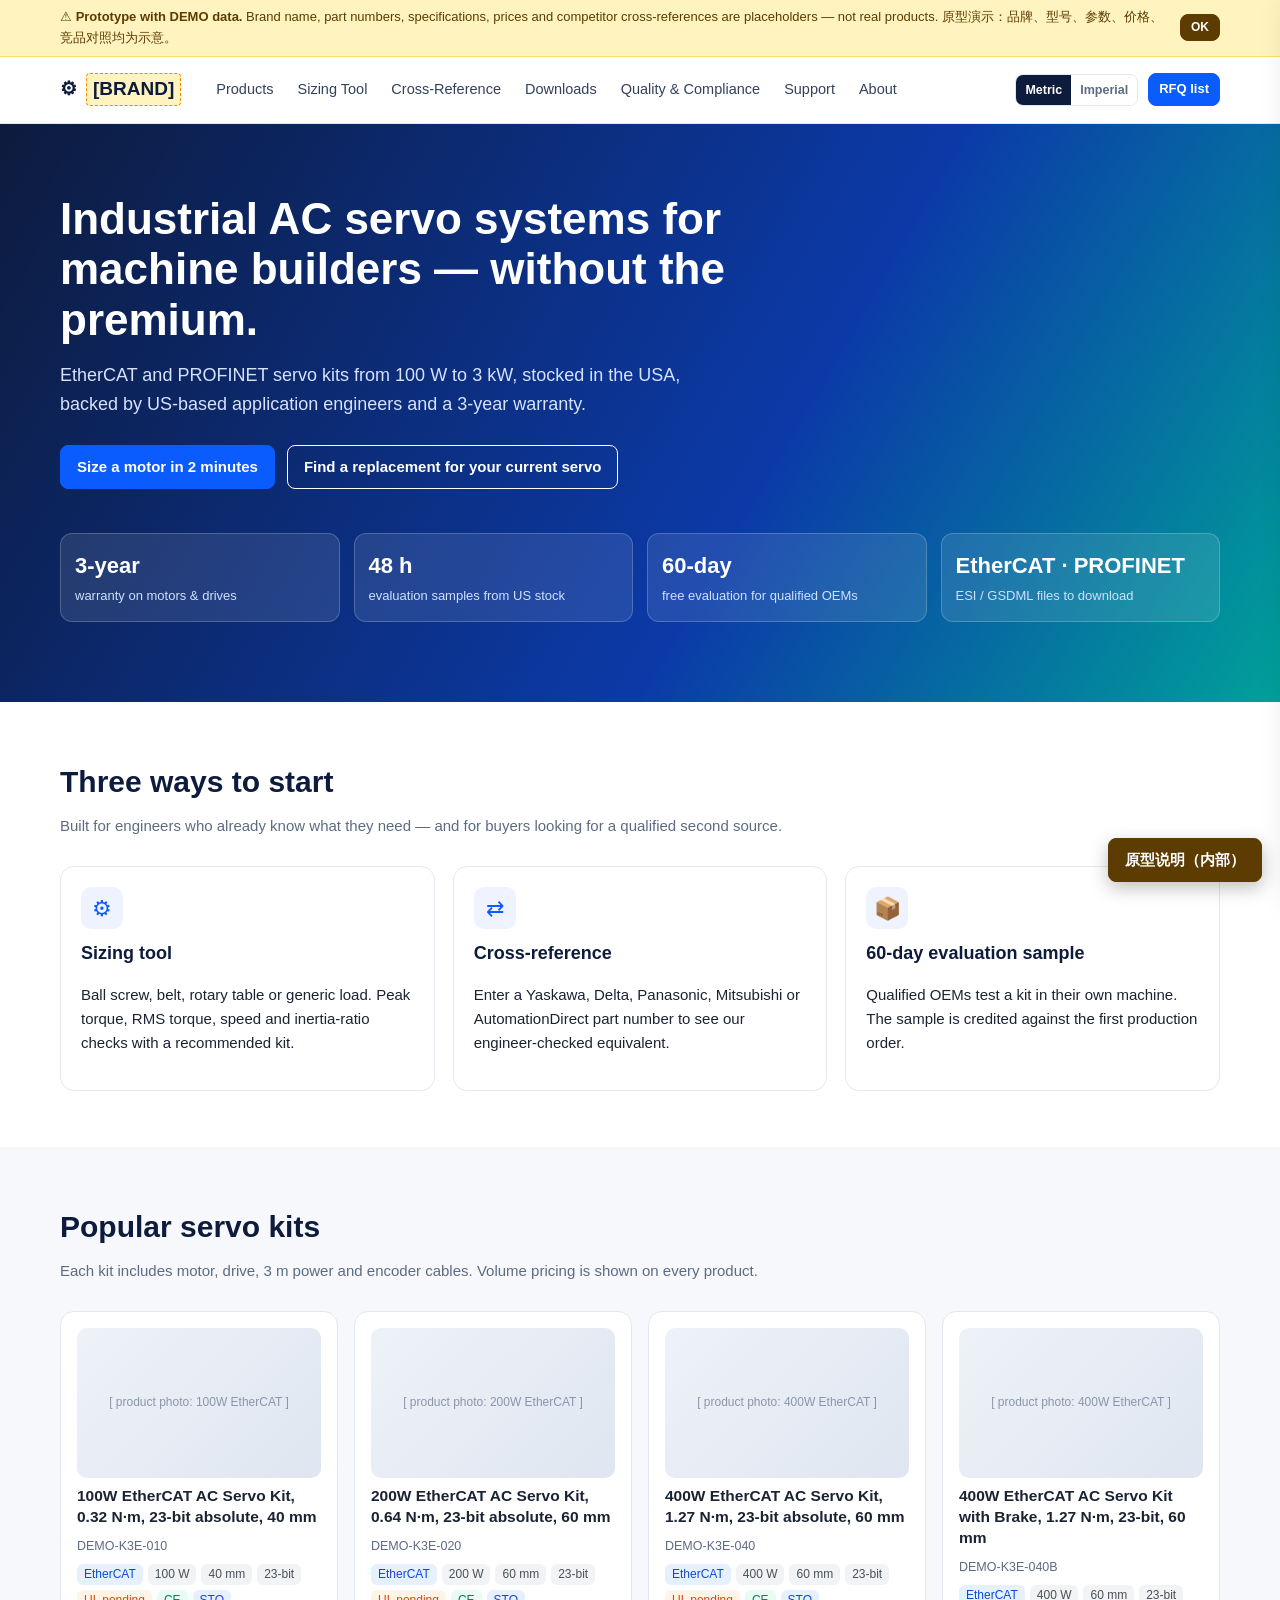
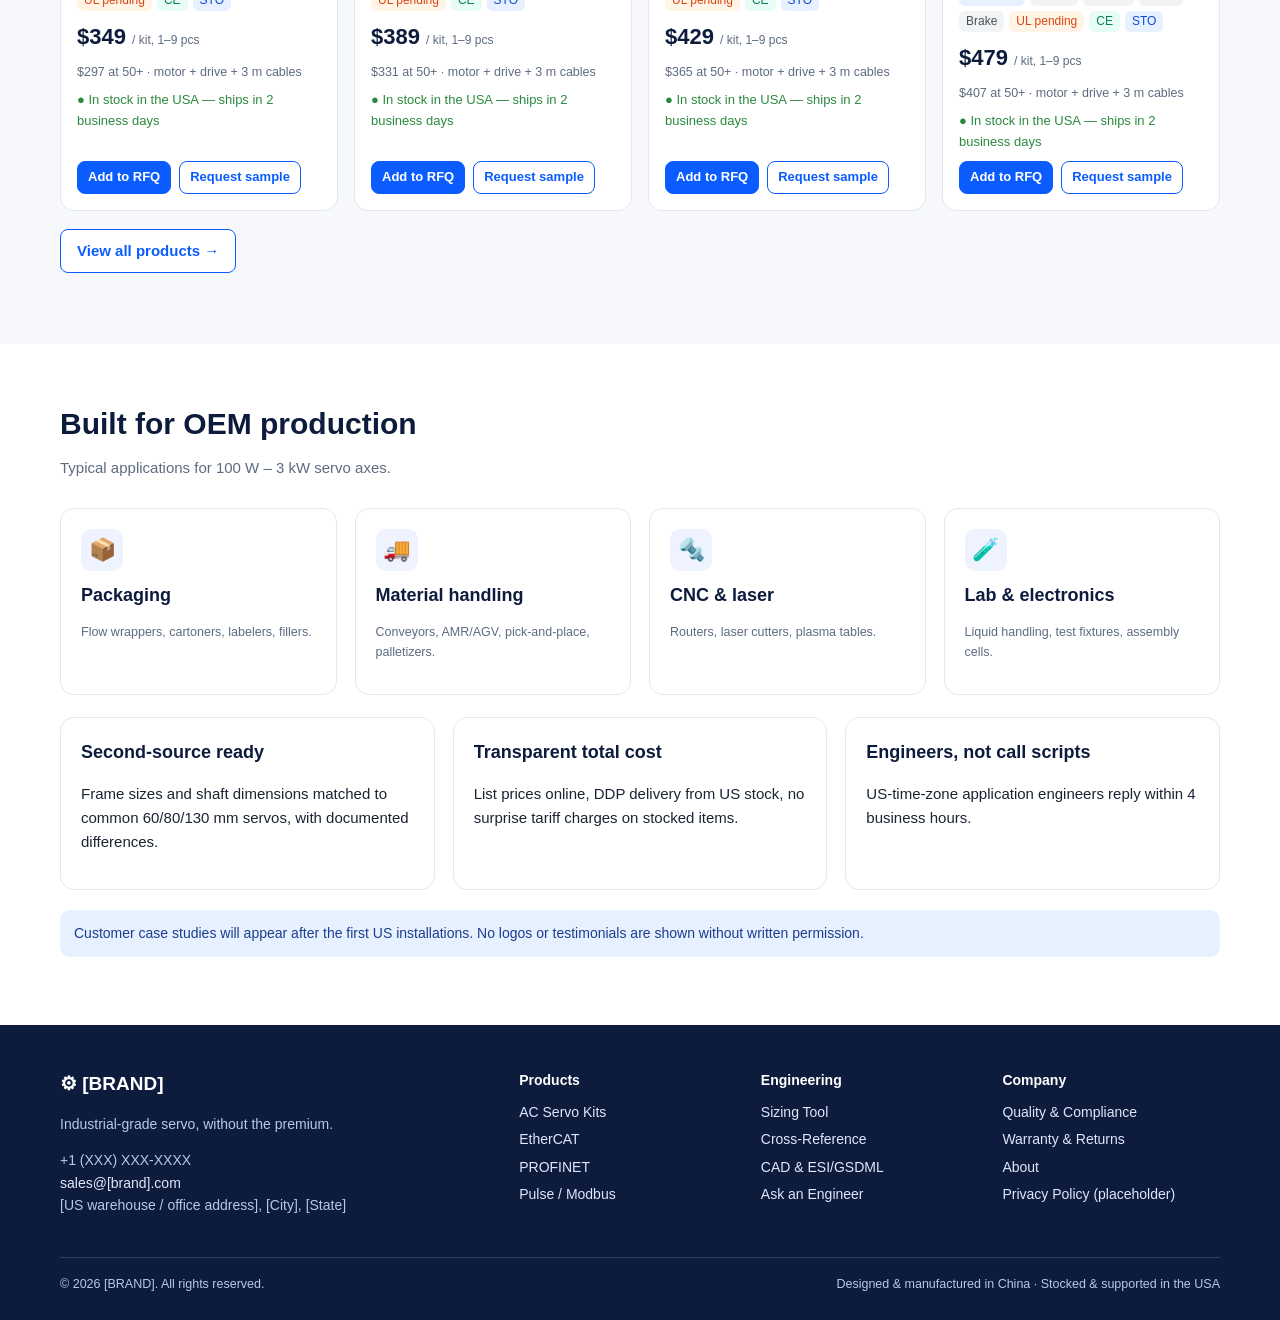
<file: public/index.html>
<!DOCTYPE html>
<html lang="en">
<head>
<meta charset="UTF-8">
<meta name="viewport" content="width=device-width, initial-scale=1">
<title>Industrial AC Servo Motors &amp; Drives | Sizing Tool &amp; Cross-Reference — Prototype</title>
<meta name="description" content="EtherCAT and PROFINET AC servo kits stocked in the USA. Free sizing tool, competitor cross-reference, 60-day evaluation samples. (Prototype with demo data)">
<meta name="robots" content="noindex,nofollow">
<link rel="stylesheet" href="assets/style.css">
</head>
<body>
<div id="demoBar" class="demo-bar" hidden><div class="wrap"><span>⚠ <b>Prototype with DEMO data.</b> Brand name, part numbers, specifications, prices and competitor cross-references are placeholders — not real products. 原型演示：品牌、型号、参数、价格、竞品对照均为示意。</span><button id="demoClose" type="button">OK</button></div></div>
<header class="site"><div class="wrap">
  <a class="logo" href="#/" id="logo"></a>
  <nav class="main" id="nav">
    <a href="#/products" data-r="products">Products</a>
    <a href="#/sizing" data-r="sizing">Sizing Tool</a>
    <a href="#/cross-reference" data-r="cross-reference">Cross-Reference</a>
    <a href="#/downloads" data-r="downloads">Downloads</a>
    <a href="#/quality" data-r="quality">Quality &amp; Compliance</a>
    <a href="#/support" data-r="support">Support</a>
    <a href="#/about" data-r="about">About</a>
  </nav>
  <div class="hdr-right">
    <div class="units" role="group" aria-label="Units"><button type="button" data-u="metric">Metric</button><button type="button" data-u="imperial">Imperial</button></div>
    <a class="btn sm rfq-link" href="#/rfq">RFQ list<span class="n" id="rfqCount" hidden></span></a>
    <button class="menu-btn sm" id="menuBtn" type="button" aria-label="Menu">☰</button>
  </div>
</div></header>
<main id="app" tabindex="-1"><div class="wrap" style="padding:60px 20px">Loading…</div></main>
<footer class="site"><div class="wrap">
  <div class="cols">
    <div><div class="logo" style="color:#fff" id="flogo"></div><p id="ftag"></p><p id="fcontact"></p></div>
    <div><h4>Products</h4><ul><li><a href="#/products">AC Servo Kits</a></li><li><a href="#/products?comm=EtherCAT">EtherCAT</a></li><li><a href="#/products?comm=PROFINET">PROFINET</a></li><li><a href="#/products?comm=Pulse">Pulse / Modbus</a></li></ul></div>
    <div><h4>Engineering</h4><ul><li><a href="#/sizing">Sizing Tool</a></li><li><a href="#/cross-reference">Cross-Reference</a></li><li><a href="#/downloads">CAD &amp; ESI/GSDML</a></li><li><a href="#/rfq?type=engineering">Ask an Engineer</a></li></ul></div>
    <div><h4>Company</h4><ul><li><a href="#/quality">Quality &amp; Compliance</a></li><li><a href="#/support">Warranty &amp; Returns</a></li><li><a href="#/about">About</a></li><li><a href="#/support">Privacy Policy (placeholder)</a></li></ul></div>
  </div>
  <div class="legal"><span id="fcopy"></span><span>Designed &amp; manufactured in China · Stocked &amp; supported in the USA</span></div>
</div></footer>
<button class="review-btn" id="reviewBtn" type="button">原型说明（内部）</button>
<aside class="review" id="review" aria-label="Internal prototype notes"><button class="x" id="reviewClose" type="button" aria-label="Close">×</button><div id="reviewBody"></div></aside>
<script src="assets/config.js"></script>
<script src="assets/core.js"></script>
<script src="assets/sizing.js"></script>
<script src="assets/pages.js"></script>
<script src="assets/rfq.js"></script>
<script src="assets/app.js"></script>
</body>
</html>
</file>
<file: public/assets/style.css>
:root{--navy:#0d1b3d;--blue:#0b5cff;--teal:#00a19a;--ink:#1b2333;--muted:#5d6b82;--line:#e3e8f0;--bg:#f6f8fb;--ok:#2b8a3e;--warn:#d9480f;--amber:#f59f00}
*{box-sizing:border-box}
html{scroll-behavior:smooth}
body{margin:0;font-family:Inter,-apple-system,BlinkMacSystemFont,"Segoe UI",Roboto,Helvetica,Arial,"PingFang SC","Microsoft YaHei",sans-serif;color:var(--ink);background:#fff;line-height:1.6;font-size:15px}
a{color:var(--blue);text-decoration:none}a:hover{text-decoration:underline}
.wrap{max-width:1200px;margin:0 auto;padding:0 20px}
button,.btn{font:inherit;cursor:pointer;border-radius:8px;border:1px solid var(--blue);background:var(--blue);color:#fff;padding:9px 16px;font-weight:600;display:inline-block}
.btn:hover,button:hover{filter:brightness(1.08);text-decoration:none}
.btn.ghost,button.ghost{background:#fff;color:var(--blue)}
.btn.sm,button.sm{padding:5px 10px;font-size:13px}
.btn.dark{background:var(--navy);border-color:var(--navy)}
input,select,textarea{font:inherit;padding:8px 10px;border:1px solid #c9d2e0;border-radius:7px;width:100%;background:#fff}
input:focus,select:focus,textarea:focus{outline:2px solid #b9cfff;border-color:var(--blue)}
label{font-size:13px;font-weight:600;color:#33415c;display:block;margin-bottom:4px}
.demo-bar{background:#fff3bf;color:#5c3c00;font-size:13px;padding:7px 0;border-bottom:1px solid #ffe066}
.demo-bar .wrap{display:flex;gap:12px;align-items:center;justify-content:space-between}
.demo-bar button{background:#5c3c00;border-color:#5c3c00;padding:3px 10px;font-size:12px}
header.site{position:sticky;top:0;z-index:40;background:#fff;border-bottom:1px solid var(--line)}
header.site .wrap{display:flex;align-items:center;gap:24px;height:66px}
.logo{display:flex;align-items:center;gap:9px;font-weight:800;font-size:19px;color:var(--navy);white-space:nowrap}
.logo:hover{text-decoration:none}
.logo .ph{background:#fff3bf;border:1px dashed #f08c00;padding:0 6px;border-radius:4px}
nav.main{display:flex;gap:2px;flex:1;overflow-x:auto}
nav.main a{color:#33415c;padding:8px 11px;border-radius:7px;font-weight:500;white-space:nowrap;font-size:14.5px}
nav.main a.on,nav.main a:hover{background:#eef3ff;color:var(--blue);text-decoration:none}
.hdr-right{display:flex;gap:10px;align-items:center}
.units{display:flex;border:1px solid var(--line);border-radius:8px;overflow:hidden;font-size:12.5px}
.units button{background:#fff;color:var(--muted);border:0;border-radius:0;padding:5px 9px;font-weight:600}
.units button.on{background:var(--navy);color:#fff}
.rfq-link{position:relative;white-space:nowrap}
.rfq-link .n{position:absolute;top:-6px;right:-8px;background:var(--warn);color:#fff;border-radius:10px;font-size:11px;padding:0 6px}
.hero{background:linear-gradient(120deg,#0d1b3d 0%,#0b3aa8 60%,#00a19a 100%);color:#fff;padding:70px 0 80px}
.hero h1{font-size:44px;line-height:1.15;margin:0 0 16px;max-width:760px}
.hero p{font-size:18px;color:#d6e2ff;max-width:680px;margin:0 0 26px}
.hero .ctas{display:flex;gap:12px;flex-wrap:wrap}
.hero .btn.ghost{background:transparent;color:#fff;border-color:#fff}
.proof{display:grid;grid-template-columns:repeat(4,1fr);gap:14px;margin-top:44px}
.proof div{background:rgba(255,255,255,.1);border:1px solid rgba(255,255,255,.2);border-radius:12px;padding:14px}
.proof b{display:block;font-size:22px}
.proof span{font-size:13px;color:#cfe0ff}
section.blk{padding:56px 0}
section.blk.alt{background:var(--bg)}
h2.t{font-size:30px;margin:0 0 8px;color:var(--navy)}
p.sub{color:var(--muted);margin:0 0 28px;max-width:760px}
.grid{display:grid;gap:18px}.g2{grid-template-columns:repeat(2,1fr)}.g3{grid-template-columns:repeat(3,1fr)}.g4{grid-template-columns:repeat(4,1fr)}
.card{border:1px solid var(--line);border-radius:14px;padding:20px;background:#fff}
.card h3{margin:0 0 8px;font-size:18px;color:var(--navy)}
.card.link{transition:box-shadow .2s,transform .2s;color:inherit;display:block}
.card.link:hover{box-shadow:0 8px 28px rgba(13,27,61,.12);transform:translateY(-2px);text-decoration:none}
.icon{width:42px;height:42px;border-radius:10px;background:#eef3ff;color:var(--blue);display:flex;align-items:center;justify-content:center;font-size:22px;margin-bottom:10px}
.page-head{background:var(--bg);border-bottom:1px solid var(--line);padding:34px 0 26px}
.page-head h1{margin:0 0 6px;font-size:32px;color:var(--navy)}
.page-head p{margin:0;color:var(--muted)}
.crumb{font-size:13px;color:var(--muted);margin-bottom:6px}
.layout{display:grid;grid-template-columns:250px 1fr;gap:28px;padding:30px 0 60px}
.filters{position:sticky;top:86px;align-self:start}
.filters h4{margin:16px 0 6px;font-size:13px;text-transform:uppercase;letter-spacing:.5px;color:var(--muted)}
.filters label.ck{display:flex;gap:7px;align-items:center;font-weight:400;font-size:14px;margin:4px 0;cursor:pointer}
.filters input[type=checkbox]{width:auto}
.plist{display:grid;grid-template-columns:repeat(auto-fill,minmax(270px,1fr));gap:16px}
.pcard{border:1px solid var(--line);border-radius:14px;padding:16px;display:flex;flex-direction:column;gap:8px;background:#fff}
.pcard .img,.pimg{background:linear-gradient(135deg,#eef2f8,#dfe6f1);border-radius:10px;height:150px;display:flex;align-items:center;justify-content:center;color:#8a96ab;font-size:12px}
.pcard h3{font-size:15.5px;margin:0;line-height:1.35}
.pcard h3 a{color:var(--ink)}
.specs-mini{display:flex;flex-wrap:wrap;gap:5px}
.chip{background:#f1f3f5;border-radius:6px;padding:1px 7px;font-size:12px;color:#495057;white-space:nowrap}
.chip.blue{background:#e7f0ff;color:#0b4bd6}.chip.green{background:#e6fcf5;color:#087f5b}.chip.amber{background:#fff4e6;color:#d9480f}.chip.red{background:#fff0f0;color:#c92a2a}.chip.grey{background:#f1f3f5;color:#868e96}
.price{font-size:22px;font-weight:800;color:var(--navy)}
.price small{font-size:12px;font-weight:500;color:var(--muted)}
.pcard .acts{display:flex;gap:8px;margin-top:auto}
.stock{font-size:13px}.stock.in{color:var(--ok)}.stock.out{color:var(--warn)}
table.spec,table.data{width:100%;border-collapse:collapse;font-size:14px}
table.spec th,table.spec td,table.data th,table.data td{border-bottom:1px solid var(--line);padding:8px 10px;text-align:left;vertical-align:top}
table.spec th{width:42%;color:var(--muted);font-weight:500}
table.data th{background:var(--bg);font-weight:600;font-size:13px;color:#33415c;position:sticky;top:0}
td.num,th.num{text-align:right;font-variant-numeric:tabular-nums}
.tablewrap{overflow-x:auto;border:1px solid var(--line);border-radius:10px}
.pd{display:grid;grid-template-columns:1fr 1fr;gap:36px;padding:30px 0 50px}
.pd .pimg{height:340px}
.tiers{display:grid;grid-template-columns:repeat(3,1fr);border:1px solid var(--line);border-radius:10px;overflow:hidden;margin:12px 0}
.tiers div{padding:10px;text-align:center;border-right:1px solid var(--line)}
.tiers div:last-child{border-right:0}
.tiers b{display:block;font-size:18px}
.tiers span{font-size:12px;color:var(--muted)}
.qty{display:flex;gap:8px;align-items:center;margin:12px 0}
.qty input{width:90px}
.note{font-size:12.5px;color:var(--muted)}
.alert{border-radius:10px;padding:12px 14px;font-size:14px;margin:12px 0}
.alert.info{background:#e7f0ff;color:#1c3d8f}.alert.warn{background:#fff4e6;color:#8a3a00}.alert.ok{background:#e6fcf5;color:#0b6e4f}.alert.err{background:#fff0f0;color:#a61e1e}
/* sizing */
.sz{display:grid;grid-template-columns:420px 1fr;gap:28px;padding:30px 0 60px}
.steps{display:flex;gap:6px;margin-bottom:14px;flex-wrap:wrap}
.mech{display:grid;grid-template-columns:repeat(4,1fr);gap:8px;margin-bottom:16px}
.mech button{background:#fff;color:var(--ink);border:1px solid var(--line);padding:10px 4px;font-size:12.5px;font-weight:600;display:flex;flex-direction:column;align-items:center;gap:4px}
.mech button .e{font-size:22px}
.mech button.on{border-color:var(--blue);background:#eef3ff;color:var(--blue)}
.fgrid{display:grid;grid-template-columns:1fr 1fr;gap:10px 12px}
.fgrid .full{grid-column:1/-1}
.u{font-weight:400;color:var(--muted)}
fieldset{border:1px solid var(--line);border-radius:12px;padding:12px 14px 14px;margin:0 0 14px}
legend{font-weight:700;color:var(--navy);padding:0 6px;font-size:14px}
.req-box{display:grid;grid-template-columns:repeat(5,1fr);gap:10px;margin-bottom:18px}
.req-box div{background:var(--bg);border-radius:10px;padding:10px 12px}
.req-box b{display:block;font-size:17px;color:var(--navy)}
.req-box span{font-size:12px;color:var(--muted)}
.res{border:1px solid var(--line);border-radius:14px;padding:16px;margin-bottom:12px;display:grid;grid-template-columns:1fr 260px;gap:16px}
.res.best{border:2px solid var(--blue);box-shadow:0 6px 22px rgba(11,92,255,.12)}
.meter{margin:5px 0}
.meter .lb{display:flex;justify-content:space-between;font-size:12.5px}
.meter .bar{height:7px;background:#edf0f5;border-radius:4px;overflow:hidden}
.meter .bar i{display:block;height:100%;border-radius:4px}
.badge{display:inline-block;font-size:12px;font-weight:700;border-radius:6px;padding:2px 8px}
.badge.rec{background:#e6fcf5;color:#087f5b}.badge.use{background:#fff4e6;color:#d9480f}.badge.no{background:#fff0f0;color:#c92a2a}
details.calc{margin-top:14px;font-size:13.5px}
details.calc summary{cursor:pointer;font-weight:600;color:var(--blue)}
details.calc pre{background:var(--bg);padding:12px;border-radius:8px;overflow-x:auto;font-size:12.5px;line-height:1.55}
.profile{width:100%;height:120px}
/* rfq */
.cart-row{display:grid;grid-template-columns:1fr 110px 110px 40px;gap:10px;align-items:center;border-bottom:1px solid var(--line);padding:10px 0}
.form-grid{display:grid;grid-template-columns:1fr 1fr;gap:12px 14px}
.form-grid .full{grid-column:1/-1}
.radio-cards{display:grid;grid-template-columns:repeat(3,1fr);gap:8px}
.radio-cards label{border:1px solid var(--line);border-radius:10px;padding:10px;font-weight:500;display:flex;gap:8px;cursor:pointer}
.radio-cards input{width:auto}
.radio-cards label:has(input:checked){border-color:var(--blue);background:#eef3ff}
footer.site{background:var(--navy);color:#b8c7ea;padding:44px 0 26px;font-size:14px}
footer.site a{color:#dfe7fb}
footer.site .cols{display:grid;grid-template-columns:2fr 1fr 1fr 1fr;gap:24px}
footer.site h4{color:#fff;margin:0 0 10px;font-size:14px}
footer.site ul{list-style:none;padding:0;margin:0}footer.site li{margin:5px 0}
footer.site .legal{border-top:1px solid rgba(255,255,255,.15);margin-top:26px;padding-top:16px;font-size:12.5px;display:flex;justify-content:space-between;gap:12px;flex-wrap:wrap}
/* internal review drawer (Chinese) */
.review-btn{position:fixed;right:18px;bottom:18px;z-index:60;background:#5c3c00;border-color:#5c3c00;box-shadow:0 6px 18px rgba(0,0,0,.25)}
.review{position:fixed;right:0;top:0;bottom:0;width:420px;max-width:92vw;background:#fffdf3;border-left:3px solid #f08c00;z-index:70;padding:20px 22px;overflow:auto;transform:translateX(105%);transition:transform .25s;font-size:14px;box-shadow:-10px 0 30px rgba(0,0,0,.15)}
.review.open{transform:none}
.review h3{margin:0 0 10px;color:#5c3c00}
.review h4{margin:16px 0 4px;color:#5c3c00}
.review ul{padding-left:18px;margin:4px 0}
.review .x{position:absolute;right:14px;top:12px;background:none;border:0;color:#5c3c00;font-size:20px}
.empty{padding:40px;text-align:center;color:var(--muted);border:1px dashed var(--line);border-radius:12px}
@media(max-width:960px){
 .proof,.g3,.g4{grid-template-columns:1fr 1fr}.g2,.pd,.sz,.layout{grid-template-columns:1fr}
 .filters{position:static}.hero h1{font-size:32px}.req-box{grid-template-columns:1fr 1fr}.res{grid-template-columns:1fr}
 footer.site .cols{grid-template-columns:1fr 1fr}nav.main{display:none}nav.main.open{display:flex;position:absolute;top:66px;left:0;right:0;background:#fff;flex-direction:column;padding:10px;border-bottom:1px solid var(--line)}
 .menu-btn{display:inline-block!important}
}
.menu-btn{display:none;background:#fff;color:var(--navy);border-color:var(--line)}
@media print{header.site,.demo-bar,.review-btn,footer.site{display:none}}
</file>
